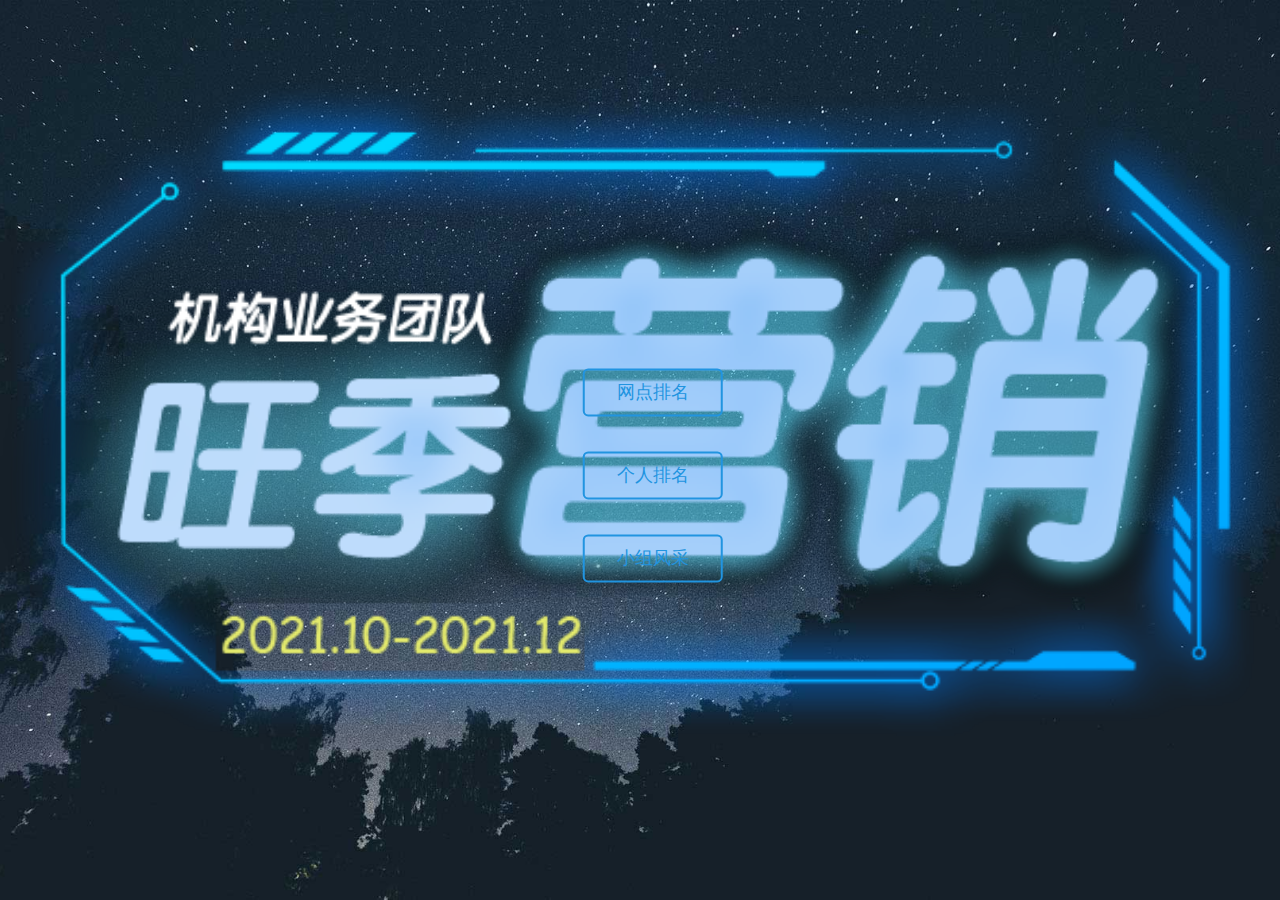
<file: index.html>
<!DOCTYPE html>
<html lang="en" class="no-js">
<head>
<meta charset="UTF-8" />
<meta http-equiv="X-UA-Compatible" content="IE=edge"> 
<meta name="viewport" content="width=device-width, initial-scale=1"> 
<title>旺季营销</title>
<link rel="stylesheet" type="text/css" href="css/normalize.css" />
<link rel="stylesheet" type="text/css" href="css/index.css" />
</head>
<body>
		<div class="container demo-1">
			<div class="content">
				<div id="large-header" class="large-header">
					<img style="width:100%;padding-top:80px;" src="images/ranklogo5.png">
					<div class="logo_box">
						<div class="wrapper">
							<a href="rank.html?type=1" class="button">网点排名</a>
						</div>
						<div class="wrapper">
							<a href="rank.html?type=2" class="button">个人排名</a>
						</div>
						<!-- <div class="wrapper">
							<a href="charts.html" class="button">数据视图</a>
						</div> -->
						<div class="wrapper">
							<a href="photos.html" class="button">小组风采</a>
						</div>
					</div>
				</div>
			</div>
		</div>
		<script src="js/index.js"></script>
	</body>
</html>
</file>
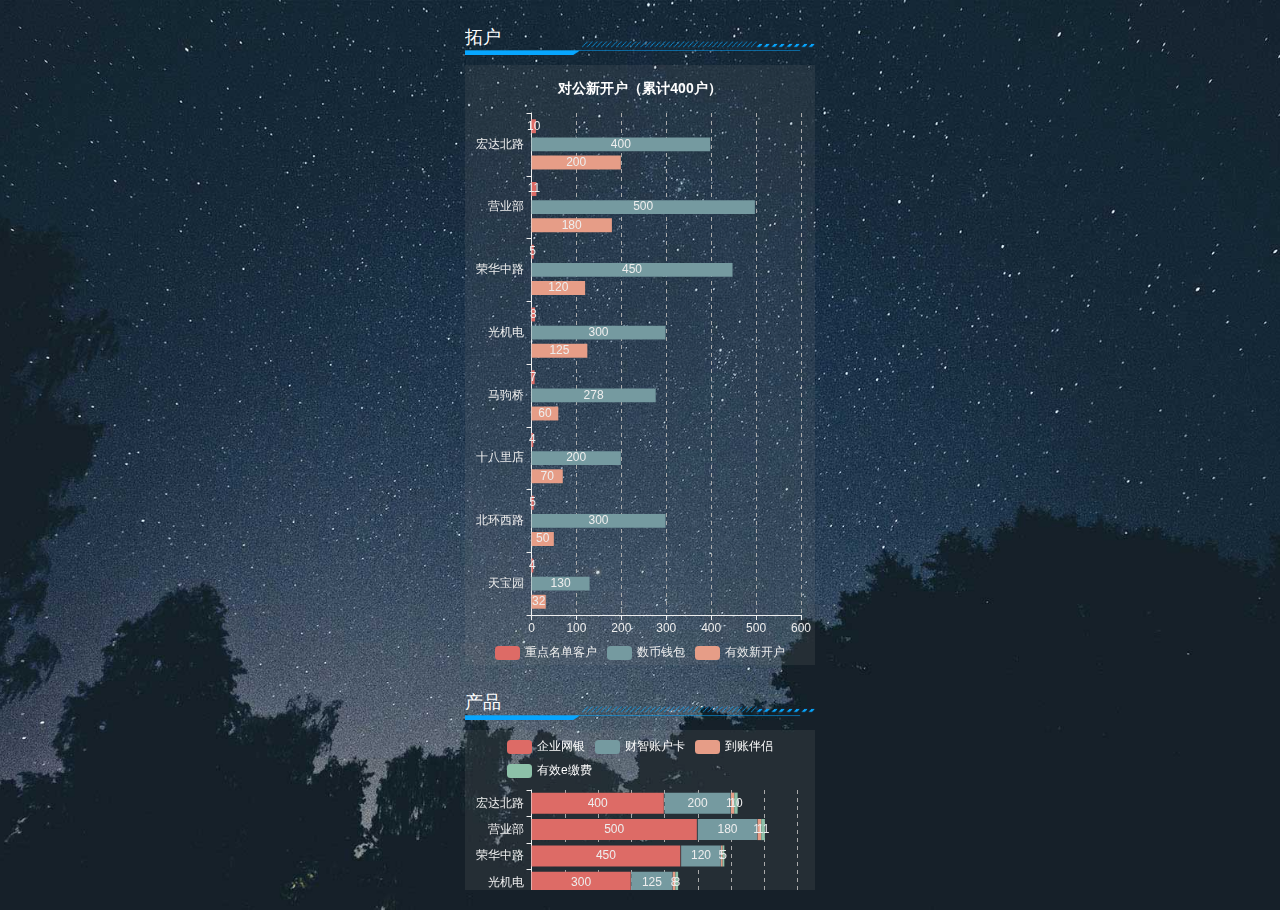
<file: charts.html>
<!doctype html>
<html>
<head>
<meta charset="utf-8">
<title>图示</title>
<meta name="viewport" content="width=device-width, initial-scale=1">
<script src="js/jquery.min.js"></script>
<script src="js/bootstrap.min.js"></script>
<script src="js/echarts.min.js"></script>
<link rel="stylesheet" type="text/css" href="css/common.css" />
<link rel="stylesheet" type="text/css" href="css/personas.css">

</head>
<body class="bg">
	<div class="container">
		<div class="content">
			<div class="visual">
				<div class="visual_box">
					<div class="visual_title">
						<span>拓户</span>
						<img src="images/ksh33.png">     
					</div>
					<div>
						<div class="card-body" >
							<div id="chart1" style="width:350px;height:600px;padding:10px 0 10px 0; "></div>
						</div>
					</div>
				</div>
				<div class="visual_box">
					<div class="visual_title">
						<span>产品</span>
						<img src="images/ksh33.png">
					</div>
					<div>
						<div class="card-body" >
							<div id="chart2" style="width:350px;height:300px;padding:10px 0 10px 0; "></div>
						</div>
					</div>
				</div>
		
				<div class="visual_box">
					<div class="visual_title">
						<span>活客</span>
						<img src="images/ksh33.png">
					</div>
					<div>
						<div class="card-body" >
							<div id="chart3_1" style="width:350px;height:350px;padding:10px 0 10px 0; "></div>
						</div>
					</div>
					<div>
						<div class="card-body" >
							<div id="chart3_2" style="width:350px;height:350px;padding:10px 0 10px 0; "></div>
						</div>
					</div>
				</div>
				<div class="visual_box">
					<div class="visual_title">
						<span>吸金</span>
						<img src="images/ksh33.png">
					</div>
					<div>
						<div class="card-body" >
							<div id="chart4" style="width:350px;height:300px;padding:10px 0 10px 0; "></div>
						</div>
					</div>
				</div>
				<div class="visual_box">
					<div class="visual_title">
						<span>销售</span>
						<img src="images/ksh33.png">
					</div>
					<div>
						<div class="card-body" >
							<div id="chart5" style="width:350px;height:300px;padding:10px 0 10px 0; "></div>
						</div>
					</div>
				</div>
			</div>	
		</div>
	</div>	
	

    <script src="js/jquery.min.js"></script>
	<script src="js/charts.js?ver=20211230"></script>
	
    
</body>
</html>
</file>
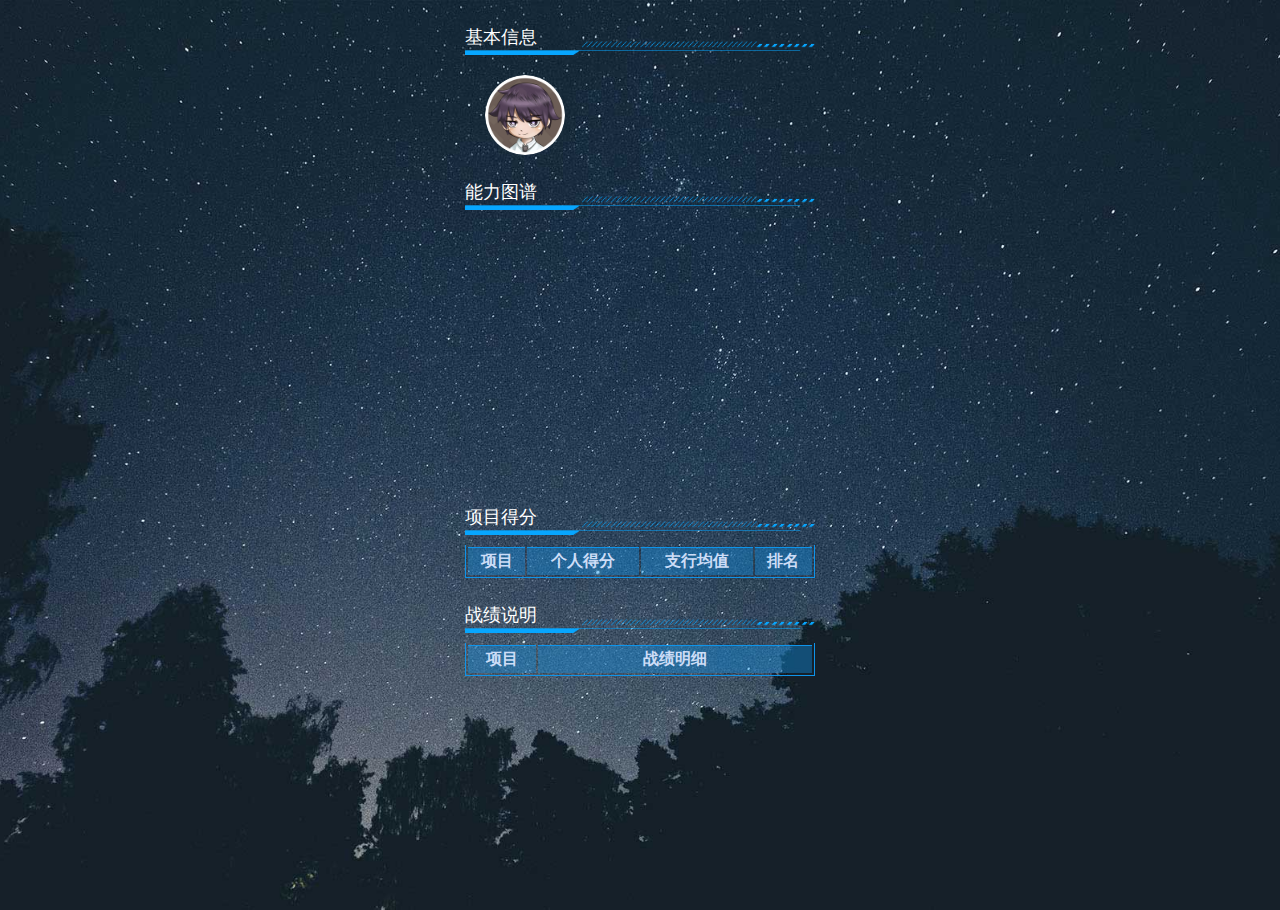
<file: personas.html>
<!doctype html>
<html>
<head>
<meta charset="utf-8">
<title>明细</title>
<meta name="viewport" content="width=device-width, initial-scale=1">
<script src="js/jquery.min.js"></script>
<script src="js/bootstrap.min.js"></script>
<script src="js/echarts.min.js"></script>
<script src="js/swiper.min.js"></script>
<link rel="stylesheet" type="text/css" href="css/swiper.min.css">
<link rel="stylesheet" type="text/css" href="css/common.css" />
<link rel="stylesheet" type="text/css" href="css/personas.css">

</head>
<body class="bg">
	<div class="container">
		<div class="content">
			<div class="visual">
				<div class="visual_box">
					<!-- <img style="width:100px; display: inline; float: right;margin-top: -10px;" src="images/ranktext.png" onclick="javascript:backToRank();"> -->
					<div class="visual_title">
						<span>基本信息</span>
						<img src="images/ksh33.png">     
					</div>
					<div class="base">
						<div class="avatar">
							<img src="images/192.png" title="保罗酱"/>
						</div>
						<div class="info" id="itemInfo">
						</div>
					</div>
				</div>
				<div class="visual_box">
					<div class="visual_title">
						<span>能力图谱</span>
						<img src="images/ksh33.png">
					</div>
					<div class="swiper-container visual_chart">
						<div class="swiper-wrapper">
							<div class="swiper-slide"  id="radarChart"></div>
						</div>
					</div>
				</div>
		
				<div class="visual_box">
					<div class="visual_title">
						<span>项目得分</span>
						<img src="images/ksh33.png">
					</div>
					<div>
						<table class="table3">
							<thead>
								<tr>
									<th>项目</th>
									<th>个人得分</th>
									<th>支行均值</th>
									<th>排名</th>
								</tr>
							</thead>
							<tbody id="tList">   
							</tbody>
						</table>
					</div>
				</div>
				<div class="visual_box">
					<div class="visual_title">
						<span>战绩说明</span>
						<img src="images/ksh33.png">
					</div>
					<div>
						<table class="table3">
							<thead>
								<tr>
									<th width="20%">项目</th>
									<th>战绩明细</th>
								</tr>	
							</thead>
							<tbody id="detailList">  
							</tbody>
						</table>
					</div>
				</div>
			</div>	
		</div>
	</div>	
	

    <script src="js/jquery.min.js"></script>
    <script src="js/personas.js?ver=20211230"></script>
	<script type="text/javascript" src="data/total.json?callback=dataTotalFunctionCallbackRank&ver=20220107"></script>
    <script type="text/javascript" src="data/rank.json?callback=dataFunctionCallbackRank&ver=20220107"></script>
	
    
</body>
</html>
</file>
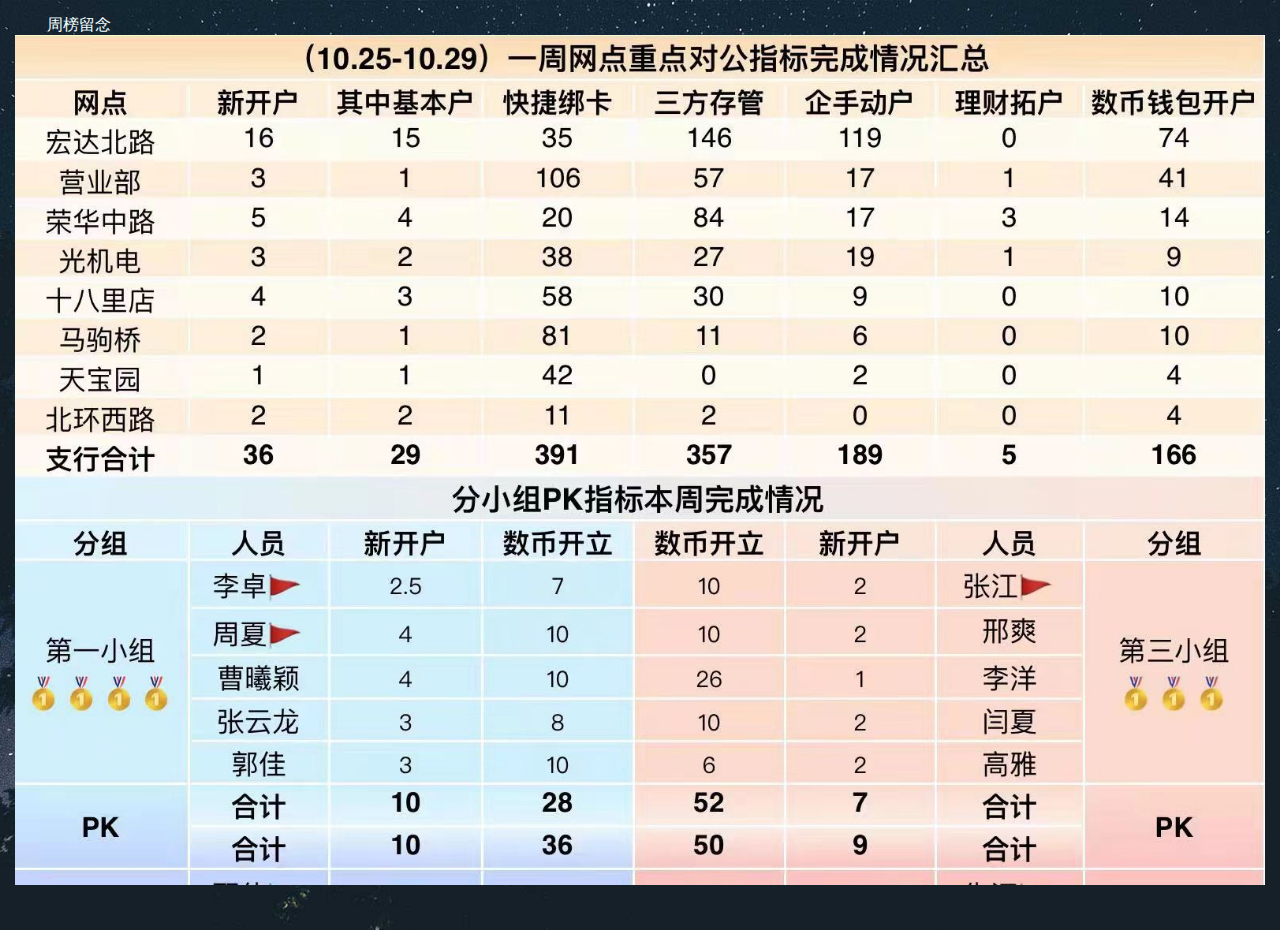
<file: photos.html>
<!doctype html>
<html>
<head>
<meta charset="utf-8">
<title>图示</title>
<meta name="viewport" content="width=device-width, initial-scale=1">
<link rel="stylesheet" type="text/css" href="css/normalize.css" />
<link rel="stylesheet" type="text/css" href="css/demo.css" />
<link rel="stylesheet" type="text/css" href="css/common.css" />
<link rel="stylesheet" type="text/css" href="css/rank.css" />                                                                                

</head>
	<body class="bg" style="padding: 15px;">
		<div class="container">
			<div class="content">
				<!-- <div class="logo_box">
					<div>
						<a href="index.html"><img src="images/ranklogo5.png" title=""/></a>
					</div>	
				</div> -->
				<div>
					<span style="font-size: 16px;color: azure;margin-left: 2em;">周榜留念</span>
				</div>
				<div class="menu" style="height: calc(100vh - 50px);">
					<div align="center">
						<img style="width:100%;" src="images/photos/1-1.jpg">
						<img style="width:100%;" src="images/photos/1-2.jpg">
						<img style="width:100%;" src="images/photos/2-1.jpg">
						<img style="width:100%;" src="images/photos/2-2.jpg">
						<img style="width:100%;" src="images/photos/3-1.jpg">
						<img style="width:100%;" src="images/photos/3-2.jpg">
						<img style="width:100%;" src="images/photos/4-1.jpg">
						<img style="width:100%;" src="images/photos/4-2.jpg">
						<img style="width:100%;" src="images/photos/5-1.jpg">
						<img style="width:100%;" src="images/photos/5-2.jpg">
						<img style="width:100%;" src="images/photos/6-1.jpg">
						<img style="width:100%;" src="images/photos/6-2.jpg">
						<img style="width:100%;" src="images/photos/7-1.jpg">
						<img style="width:100%;" src="images/photos/7-2.jpg">
						<img style="width:100%;" src="images/photos/8-1.jpg">
						<img style="width:100%;" src="images/photos/8-2.jpg">
						<img style="width:100%;" src="images/photos/9-1.jpg">
						<img style="width:100%;" src="images/photos/9-2.jpg">
						<img style="width:100%;" src="images/photos/10-1.jpg">
						<img style="width:100%;" src="images/photos/10-2.jpg">
					</div>	
				</div>
			</div>
		</div>
	</body>
</html>
</file>
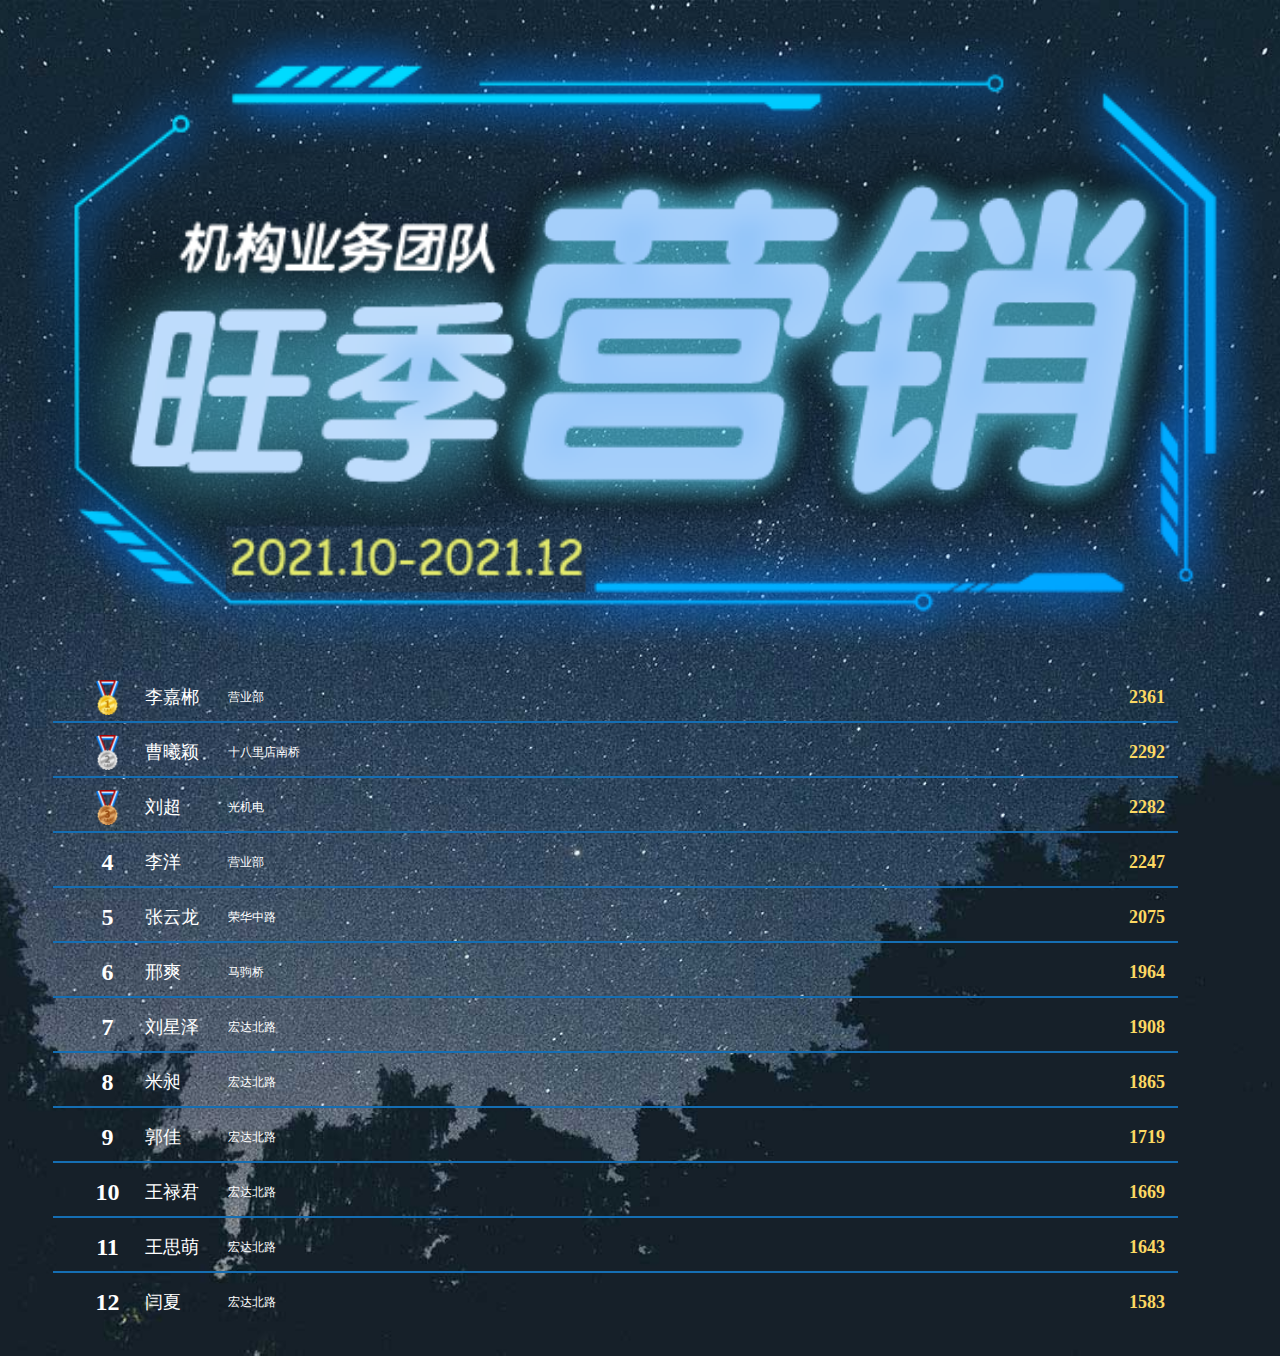
<file: rank.html>
<!DOCTYPE html>
<html lang="en" class="no-js">
<head>
<meta charset="UTF-8" />
<meta http-equiv="X-UA-Compatible" content="IE=edge"> 
<meta name="viewport" content="width=device-width, initial-scale=1"> 
<title>排行榜</title>
<link rel="stylesheet" type="text/css" href="css/normalize.css" />
<link rel="stylesheet" type="text/css" href="css/demo.css" />
<link rel="stylesheet" type="text/css" href="css/common.css" />
<link rel="stylesheet" type="text/css" href="css/rank.css" />                                                                                

</head>
	<body class="bg" style="padding: 15px;">
		<div class="container">
			<div class="content">
				<div class="logo_box">
					<div>
						<a href="index.html"><img src="images/ranklogo5.png" title=""/></a>
					</div>	
				</div>
				<!-- <div>
					<span style="font-size: 16px;color: azure;margin-left: 2em;">评分排行榜（截至2022-01-31）</span>
				</div> -->
				<div class="menu">
					<ul id = "itemList">
					</ul>
				</div>
			</div>
		</div>
		<script src="js/jquery.min.js"></script>
		<script src="js/rank.js?ver=20211230"></script>
		<script type="text/javascript" src="data/rank.json?callback=dataFunctionCallbackRank&ver=20211107"></script>
	</body>
</html>
</file>
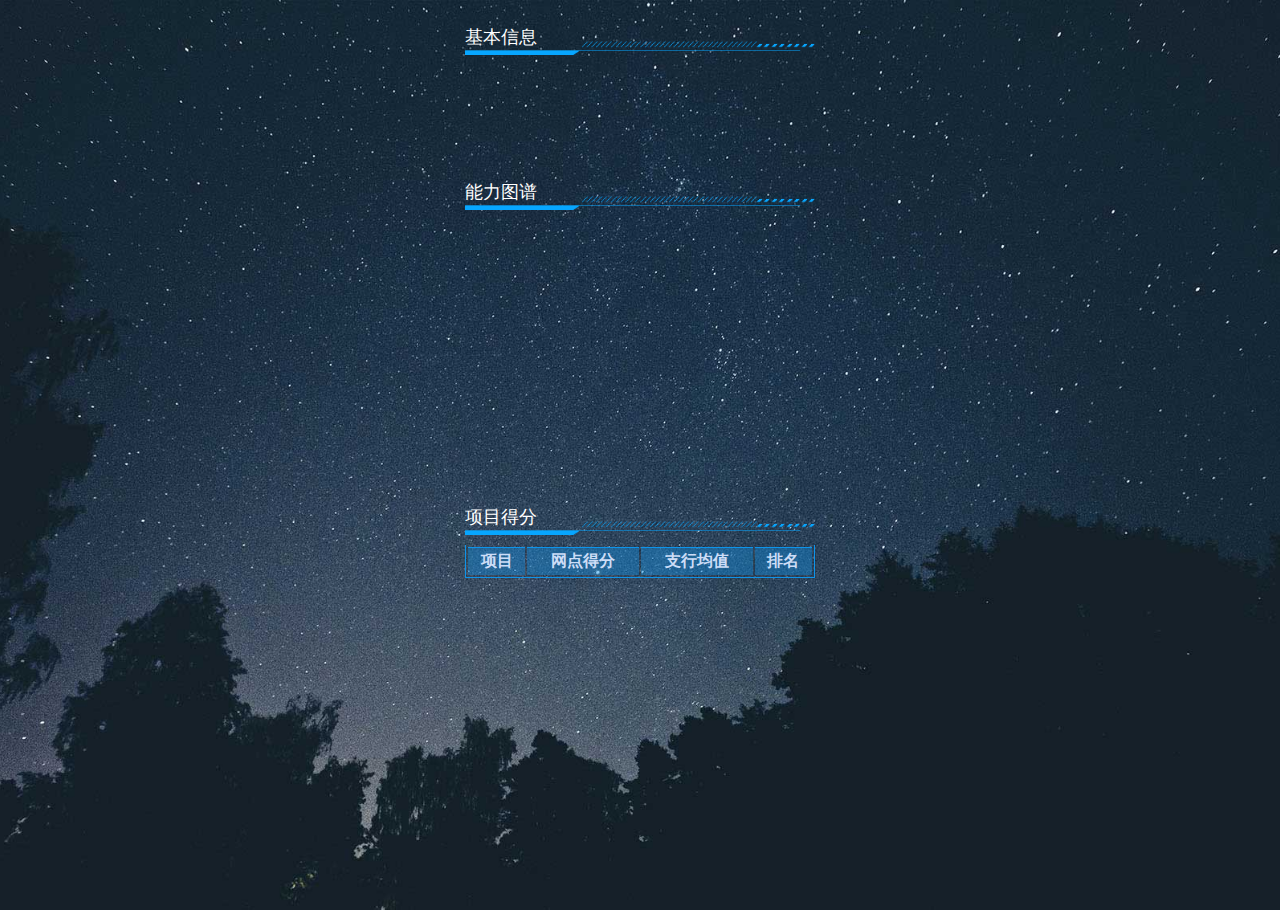
<file: stru.html>
<!doctype html>
<html>
<head>
<meta charset="utf-8">
<title>明细</title>
<meta name="viewport" content="width=device-width, initial-scale=1">
<script src="js/jquery.min.js"></script>
<script src="js/bootstrap.min.js"></script>
<script src="js/echarts.min.js"></script>
<script src="js/swiper.min.js"></script>
<link rel="stylesheet" type="text/css" href="css/swiper.min.css">
<link rel="stylesheet" type="text/css" href="css/common.css" />
<link rel="stylesheet" type="text/css" href="css/personas.css">

</head>
<body class="bg">
	<div class="container">
		<div class="content">
			<div class="visual">
				<div class="visual_box">
					<!-- <img style="width:100px; display: inline; float: right;margin-top: -10px;" src="images/ranktext.png"> -->
					<div class="visual_title">
						<span>基本信息</span>
						<img src="images/ksh33.png">     
					</div>
					<div class="base">
						<div class="info" id="itemInfo">
						</div>
					</div>
				</div>
				<div class="visual_box">
					<div class="visual_title">
						<span>能力图谱</span>
						<img src="images/ksh33.png">
					</div>
					<div class="swiper-container visual_chart">
						<div class="swiper-wrapper">
							<div class="swiper-slide"  id="radarChart"></div>
						</div>
					</div>
				</div>
		
				<div class="visual_box">
					<div class="visual_title">
						<span>项目得分</span>
						<img src="images/ksh33.png">
					</div>
					<div>
						<table class="table3">
							<thead>
								<tr>
									<th>项目</th>
									<th>网点得分</th>
									<th>支行均值</th>
									<th>排名</th>
								</tr>
							</thead>
							<tbody id="tList">   
							</tbody>
						</table>
					</div>
				</div>
				<!-- <div class="visual_box">
					<div class="visual_title">
						<span>战绩说明</span>
						<img src="images/ksh33.png">
					</div>
					<div>
						<table class="table3">
							<thead>
								<tr>
									<th width="20%">项目</th>
									<th>战绩明细</th>
								</tr>	
							</thead>
							<tbody id="detail">  
								<tr>
									<td>拓户</td>
									<td>战绩明细战绩明细战绩明细战绩明细战绩明细战绩明细战绩明细战绩明细</td>
								</tr>
								<tr>
									<td>产品</td>
									<td>战绩明细战绩明细战绩明细战绩明细战绩明细战绩明细战绩明细战绩明细</td>
								</tr>
								<tr>
									<td>活客</td>
									<td>战绩明细战绩明细战绩明细战绩明细战绩明细战绩明细战绩明细战绩明细</td>
								</tr>
								<tr>
									<td>吸金</td>
									<td>战绩明细战绩明细战绩明细战绩明细战绩明细战绩明细战绩明细战绩明细</td>
								</tr>
								<tr>
									<td>销售</td>
									<td>战绩明细战绩明细战绩明细战绩明细战绩明细战绩明细战绩明细战绩明细</td>
								</tr> 
							</tbody>
						</table>
					</div>
				</div> -->
			</div>	
		</div>
	</div>	
	

    <script src="js/jquery.min.js"></script>
    <script src="js/stru.js?ver=20211230"></script>
	<script type="text/javascript" src="data/total.json?callback=dataTotalFunctionCallbackRank&ver=20211128"></script>
    <script type="text/javascript" src="data/rank.json?callback=dataFunctionCallbackRank&ver=20211128"></script>
	
    
</body>
</html>
</file>
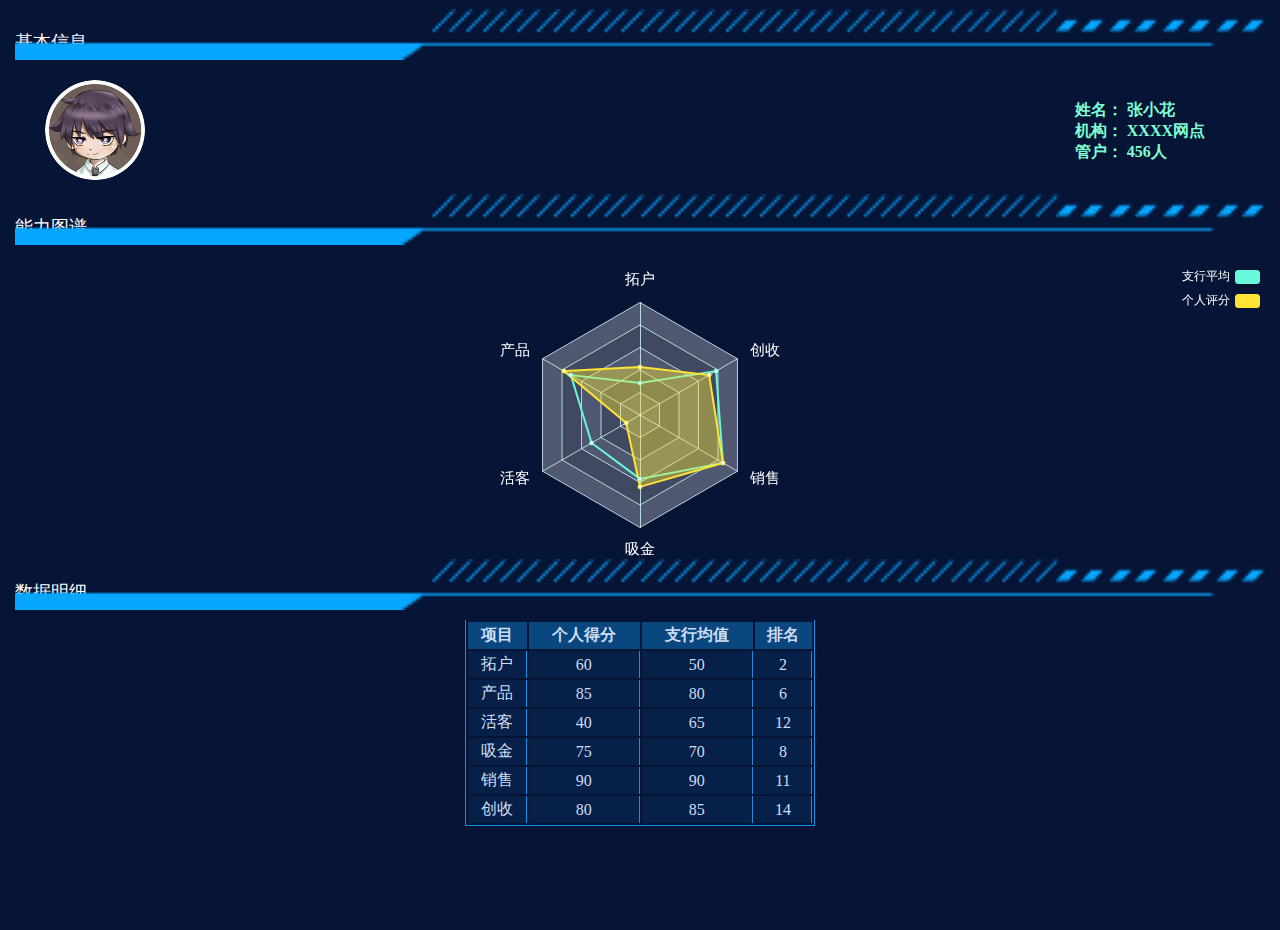
<file: personas/personas.html>
<!doctype html>
<html>
<head>
<meta charset="utf-8">
<title>营销达人风采展示</title>
<!--设置是否为缩放模式 -->
<meta name="viewport" content="width=device-width, initial-scale=1">
<!-- 新 Bootstrap 核心 CSS 文件 --> 
<!-- <link rel="stylesheet" type="text/css" href="https://apps.bdimg.com/libs/bootstrap/3.3.4/css/bootstrap.css"> -->
<!-- jQuery文件。务必在bootstrap.min.js 之前引入 --> 
<script src="js/jquery.min.js"></script>
<!-- 最新的 Bootstrap 核心 JavaScript 文件 --> 
<script src="js/bootstrap.min.js"></script>
<!--echarts JS-->
<script src="js/echarts.min.js"></script>
<!-- 轮播swiper文件 -->
<link rel="stylesheet" type="text/css" href="css/swiper.min.css">
<script src="js/swiper.min.js"></script>
<!--界面样式-->
<!-- <script src="js/personas.js"></script> -->
<link rel="stylesheet" type="text/css" href="css/personas.css">

</head>
<body class="ksh">	
	<div class="visual">
        <div class="visual_box">
			<div class="visual_title">
				<span>基本信息</span>
				<img src="images/ksh33.png">
			</div>
			<div class="base">
				<div class="avatar">
                    <img src="images/192.png" title="保罗酱"/>
                </div>
                <div class="info">
                    <p style="color:#7FFFD4;font-weight:bold;">姓名： 张小花</p>
                    <p style="color:#7FFFD4;font-weight:bold;">机构： XXXX网点</p>
                    <p style="color:#7FFFD4;font-weight:bold;">管户： 456人</p>
                </div>
			</div>
		</div>
		<div class="visual_box">
			<div class="visual_title">
				<span>能力图谱</span>
				<img src="images/ksh33.png">
			</div>
			<div class="swiper-container visual_chart">
				<div class="swiper-wrapper">
					<div class="swiper-slide"  id="radarChart"></div>
				</div>
			</div>
		</div>
        <div class="visual_box">
			<div class="visual_title">
				<span>数据明细</span>
				<img src="images/ksh33.png">
			</div>
			<div>
				<table class="table3">
                    <thead>
                        <tr>
                            <th>项目</th>
                            <th>个人得分</th>
                            <th>支行均值</th>
                            <th>排名</th>
                        </tr>
                    </thead>
                    <tbody id="tList">
                        <tr>
                            <td>拓户</td>
                            <td>60</td>
                            <td>50</td>
                            <td>2</td>
                        </tr>
                        <tr>
                            <td>产品</td>
                            <td>85</td>
                            <td>80</td>
                            <td>6</td>
                        </tr>
                        <tr>
                            <td>活客</td>
                            <td>40</td>
                            <td>65</td>
                            <td>12</td>
                        </tr>
                        <tr>
                            <td>吸金</td>
                            <td>75</td>
                            <td>70</td>
                            <td>8</td>
                        </tr>
                        <tr>
                            <td>销售</td>
                            <td>90</td>
                            <td>90</td>
                            <td>11</td>
                        </tr>
                        <tr>
                            <td>创收</td>
                            <td>80</td>
                            <td>85</td>
                            <td>14</td>
                        </tr>
                    </tbody>
                </table>
			</div>
		</div>
	</div>	


	<script type="text/javascript">

        option = {
            color: ['#67F9D8', '#FFE434', '#56A3F1', '#FF917C', '#f79c19', '#e9df3d'],
            legend: {
                textStyle:{
                    fontSize:12,
                    color: '#ffffff'
                },
                orient: 'vertical',
                x:'right',
                y: 'top',
                data: ['支行平均', '个人评分']
            },
            radar: {
                    name: {
                        textStyle: {
                            color: '#fff',
                            fontSize:15,
                            borderRadius: 3
                        }
                    },
                    indicator: [
                        { name: '拓户', max: 100, min: 30 },
                        { name: '产品', max: 100, min: 30 },
                        { name: '活客', max: 100, min: 30 },
                        { name: '吸金', max: 100, min: 30 },
                        { name: '销售', max: 100, min: 30 },
                        { name: '创收', max: 100, min: 30 }
                    ],
                    // center: ['25%', '50%'],
                    radius: "75%",
                    startAngle: 90,
                    splitNumber: 5,
                    // shape: 'circle',
                    axisLine: {
                        lineStyle: {
                            color: 'rgba(211, 253, 250, 0.8)'
                        }
                    },
                    splitLine: {
                        lineStyle: {
                            color: 'rgba(211, 253, 250, 0.8)'
                        }
                    }   
            },
            
            series: [
                {
                    type: 'radar',
                    emphasis: {
                        lineStyle: {
                            width: 6
                        }
                    },
                    data: [
                        {
                            value: [50, 80, 65, 70, 90, 85],
                            name: '支行平均'
                        },
                        {
                            value: [60, 85, 40, 75, 90, 80],
                            name: '个人评分',
                            areaStyle: {
                                color: 'rgba(255, 228, 52, 0.6)'
                            }
                        }
                    ]
                }
                
            ]
        };

	
        var myChart3 = echarts.init(document.getElementById('radarChart'));
        myChart3.setOption(option);
        
    
	</script>
</body>
</html>
</file>
<file: css/index.css>
*,
*:after,
*:before {
    -webkit-box-sizing: border-box;
    box-sizing: border-box;
}

.clearfix:before,
.clearfix:after {
    content: '';
    display: table;
}

.clearfix:after {
    clear: both;
}

body {
    background: #fff;
    color: #383a3c;
    font-weight: 400;
    font-size: 1em;
    line-height: 1.25;
    font-family: 'Raleway', Calibri, Arial, sans-serif;
}

/* Header */
.large-header {
    position: relative;
    width: 100%;
    background: #333;
    overflow: hidden;
    background-size: cover;
    background-position: center center;
    z-index: 1;
}

.demo-1 .large-header {
    background-image: url('../images/demo-1-bg.jpg');
}

.logo_box {
    width: 400px;
    height: 500px;
    padding: 35px;
    color: #EEE;
    position: absolute;
    left: 50%;
    top: 50%;
    margin-left: -200px;
    margin-top: -120px;
}

.logo_box h3 {
    text-align: center;
    height: 20px;
    font: 20px "microsoft yahei", Helvetica, Tahoma, Arial, "Microsoft jhengHei", sans-serif;
    color: #FFFFFF;
    height: 20px;
    line-height: 20px;
    padding: 0 0 35px 0;
}

@keyframes sheen {
    0% {
        transform: skewY(-45deg) translateX(0);
    }

    100% {
        transform: skewY(-45deg) translateX(12.5em);
    }
}

.wrapper {
    display: block;
    /* position: absolute; */
    /* top: 50%; */
    /* left: 50%; */
    margin-top: 30px;
    margin-left: 55%;
    transform: translate(-50%, -50%);
}

.button {
    padding: 0.6em 1.8em;
    text-align: center;
    text-decoration: none;
    color: #2194E0;
    border: 2px solid #2194E0;
    font-size: 18px;
    display: inline-block;
    border-radius: 0.3em;
    transition: all 0.2s ease-in-out;
    position: relative;
    overflow: hidden;
}

.button:before {
    content: "";
    background-color: rgba(255, 255, 255, 0.5);
    height: 100%;
    width: 3em;
    display: block;
    position: absolute;
    top: 0;
    left: -4.5em;
    transform: skewX(-45deg) translateX(0);
    transition: none;
}

.button:hover {
    background-color: #2194E0;
    color: #fff;
    border-bottom: 4px solid darken(#2194E0, 10%);
}

.button:hover:before {
    transform: skewX(-45deg) translateX(13.5em);
    transition: all 0.5s ease-in-out;
}
</file>
<file: css/common.css>
a,
p,
h1,
h2,
h3,
h4,
h5,
h6,
body,
span,
label,
div {
	padding: 0;
	margin: 0;
	font-family: '微软雅黑';
}

body,
ul,
li {
	margin: 0;
	padding: 0;
	list-style: none;
}

body {
	width: 100vw;
	height: 100vh;
	display: flex;
	justify-content: center;
    overflow-y:auto;
    height:100%;
}

div {
	font-family: '微软雅黑';
	font-size: 16;
}

ul {
	padding: 0;
	margin: 0;
}

a {
	text-decoration: none !important;
}

.bg {
	height:100%;
    background:url(../images/demo-1-bg.jpg) no-repeat #061537;
    background-size:cover;
    background-position: center center;
    overflow:hidden;
    position:relative;
    z-index:-2;
}


.logo_box img{
	width:100%;
	margin-bottom: 10px;
}
</file>
<file: css/personas.css>
.visual {
    height: calc(100vh - 30px);
    /* height: 600px; */
    padding-top: 20px;
    overflow: auto;
    justify-content: center;
    margin-bottom: 20px;
}

.visual::-webkit-scrollbar {
    display: none;
}

.visual_box {
    padding-bottom: 10px;
}

.visual_box .visual_title {
    position: relative;
    height: 35px;
    margin: 0 0;
}

.visual_box .visual_title span {
    color: #fff;
    font-size: 18px;
    line-height: 35px;
}

.visual_box .visual_title img {
    width: 100%;
    position: absolute;
    left: 0;
    bottom: 0;
}

.visual_box .visual_chart {
    height: 260px;
    margin-top: 20px;
}

.table3 {
    font-size: 12;
    border: 1px solid #0e94ea;
    border-top: none;
    margin: 10px auto;
	width: 350px;
}

.table3 tr {
    border-top: 1px solid #0e94ea;
    background: rgba(14, 148, 234, 0.1);
}

.table3 thead tr {
    background: rgba(14, 148, 234, 0.4);
}

.table3 tr.bg-color {
    background: rgba(14, 148, 234, 0.2);
}

.table3 tr td,
.table3 tr th {
    border-right: 1px solid #0e94ea;
    border-top: 1px solid #0e94ea;
    height: 25px;
    /* line-height: 12px; */
    color: #cdddf7;
    text-align: center;
}

.table3 tr td p {
    overflow: hidden;
    text-overflow: ellipsis;
    white-space: nowrap;
    color: #cdddf7;
}

.table3 thead tr th {
    border-right: none;
}

.base{
	height: 110px;
}

.avatar{
	float:left
}

.avatar img{
    width: 80px;
    height: 80px;
    border-radius: 100%;
    transition: transform 0.5s;
	/* margin: 20px auto; */
	margin-left: 20px;
	margin-top: 20px;
	display:inline
}

.info{
	float:left;
	margin-top:8px;
	margin-left: 25px;
}

.info p{
	margin-top: 10px;
}
</file>
<file: css/demo.css>
*, *:after, *:before { -webkit-box-sizing: border-box; box-sizing: border-box; }
.clearfix:before, .clearfix:after { content: ''; display: table; }
.clearfix:after { clear: both; }

body {
	background: #fff;
	color: #383a3c;
	font-weight: 400;
	font-size: 1em;
	line-height: 1.25;
	font-family: 'Raleway', Calibri, Arial, sans-serif;
}

a, button {
	outline: none;
}

a {
	color: #566473;
	text-decoration: none;
}

a:hover, a:focus {
	color: #34495e;
}

section {
	padding: 1em;
	text-align: center;
}

p.ref {
	text-align: center;
	padding: 2em 1em;
}
</file>
<file: css/rank.css>
.logo_box img{
	width:100%;
	margin-bottom: 10px;
}

.menu {
	width: 100%;
	height: calc(100vh - 260px);
	margin: 0px 0  30px 0;
	display: block;
	overflow: auto;
	display: flex;
	justify-content: center;
	margin-bottom: 30px;
	/* margin-top: 10px; */
}

.menu::-webkit-scrollbar {
	display: none;
}

.menu ul {
	list-style: none;
	padding: 0px;
	margin: 0px;
	width: 100%;
}

.menu ul li {
	list-style: none;
	margin: 3px 3%;
	padding: 6px 1% 6px 3%;
	width: 90%;
	height: auto;
	float: left;
	display: block;
	text-align: center;
	border-bottom: 2px #156eb3 solid;
}

.menu ul li a {
	color: #FFFFFF;
	text-decoration: none;
	text-align: center;
}

.menu ul li a span {
	display: block;
	text-align: left;
	padding: 0 0 0 20px;
	font-size: 18px;
	line-height: 35px;
	float: left;
}

.menu ul li a h3 {
	display: block;
	text-align: center;
	font-size: 24px;
	line-height: 35px;
	float: left;
	width: 35px;
}

.menu ul li img {
	display: block;
	max-width: 35px;
	max-height: 35px;
	float: center;
	margin:0 auto;
}
</file>
<file: personas/css/personas.css>
a,p,h1,h2,h3,h4,h5,h6,body,span,label,div{padding:0;margin:0;font-family:'微软雅黑';}
div{font-family:'微软雅黑';font-size: 16;}
ul{padding:0;margin:0;}
a{text-decoration:none !important;}
.clear{clear:both;}
html, body, form{overflow-y:auto;height:100%;}


.ksh{height:100%;padding:15px;background:url(../images/data08.png) no-repeat #061537;background-size:cover;overflow:hidden;position:relative;z-index:-2;}

.visual{height:calc(100% - 33px);padding-top:10px;}

.visual_box{padding-bottom:10px;}
.visual_box .visual_title{position:relative;height:35px;margin:0 0;}
.visual_box .visual_title span{color:#fff;font-size:18px;line-height:35px;}
.visual_box .visual_title img{width:100%;position:absolute;left:0;bottom:0;}
/* .visual_box .visual_chart{height:calc(100% - 15px);margin-top: 20px;} */
.visual_box .visual_chart{height:300px;margin-top: 20px;}

.table3 {
    font-size: 12;
    border: 1px solid #0e94ea;
    border-top: none;
    margin: 10px auto;
	width: 350px;
}

.table3 tr {
    border-top: 1px solid #0e94ea;
    background: rgba(14, 148, 234, 0.1);
}

.table3 thead tr {
    background: rgba(14, 148, 234, 0.4);
}

.table3 tr.bg-color {
    background: rgba(14, 148, 234, 0.2);
}

/* .table3 tr td:nth-child(2n+1),
.table3 tr td:nth-child(2n+1)>p {
    width: 3rem;
} */

/* .table3 tr td:nth-child(2n),
.table3 tr td:nth-child(2n)>p {
    width: 1.8rem;
} */

.table3 tr td,
.table3 tr th {
    border-right: 1px solid #0e94ea;
    height: 25px;
    /* line-height: 12px; */
    color: #cdddf7;
    text-align: center;
}

.table3 tr td p {
    overflow: hidden;
    text-overflow: ellipsis;
    white-space: nowrap;
    color: #cdddf7;
}

.table3 thead tr th {
    border-right: none;
}

.base{
	height: 140px;
}

.avatar{
	float:left
}
.avatar img{
    width: 100px;
    height: 100px;
    border-radius: 100%;
    transition: transform 0.5s;
	/* margin: 20px auto; */
	margin-left: 30px;
	margin-top: 20px;
	display:inline
}

.info{
	float:right;
	margin-top:40px;
	margin-right: 60px;
}
</file>
